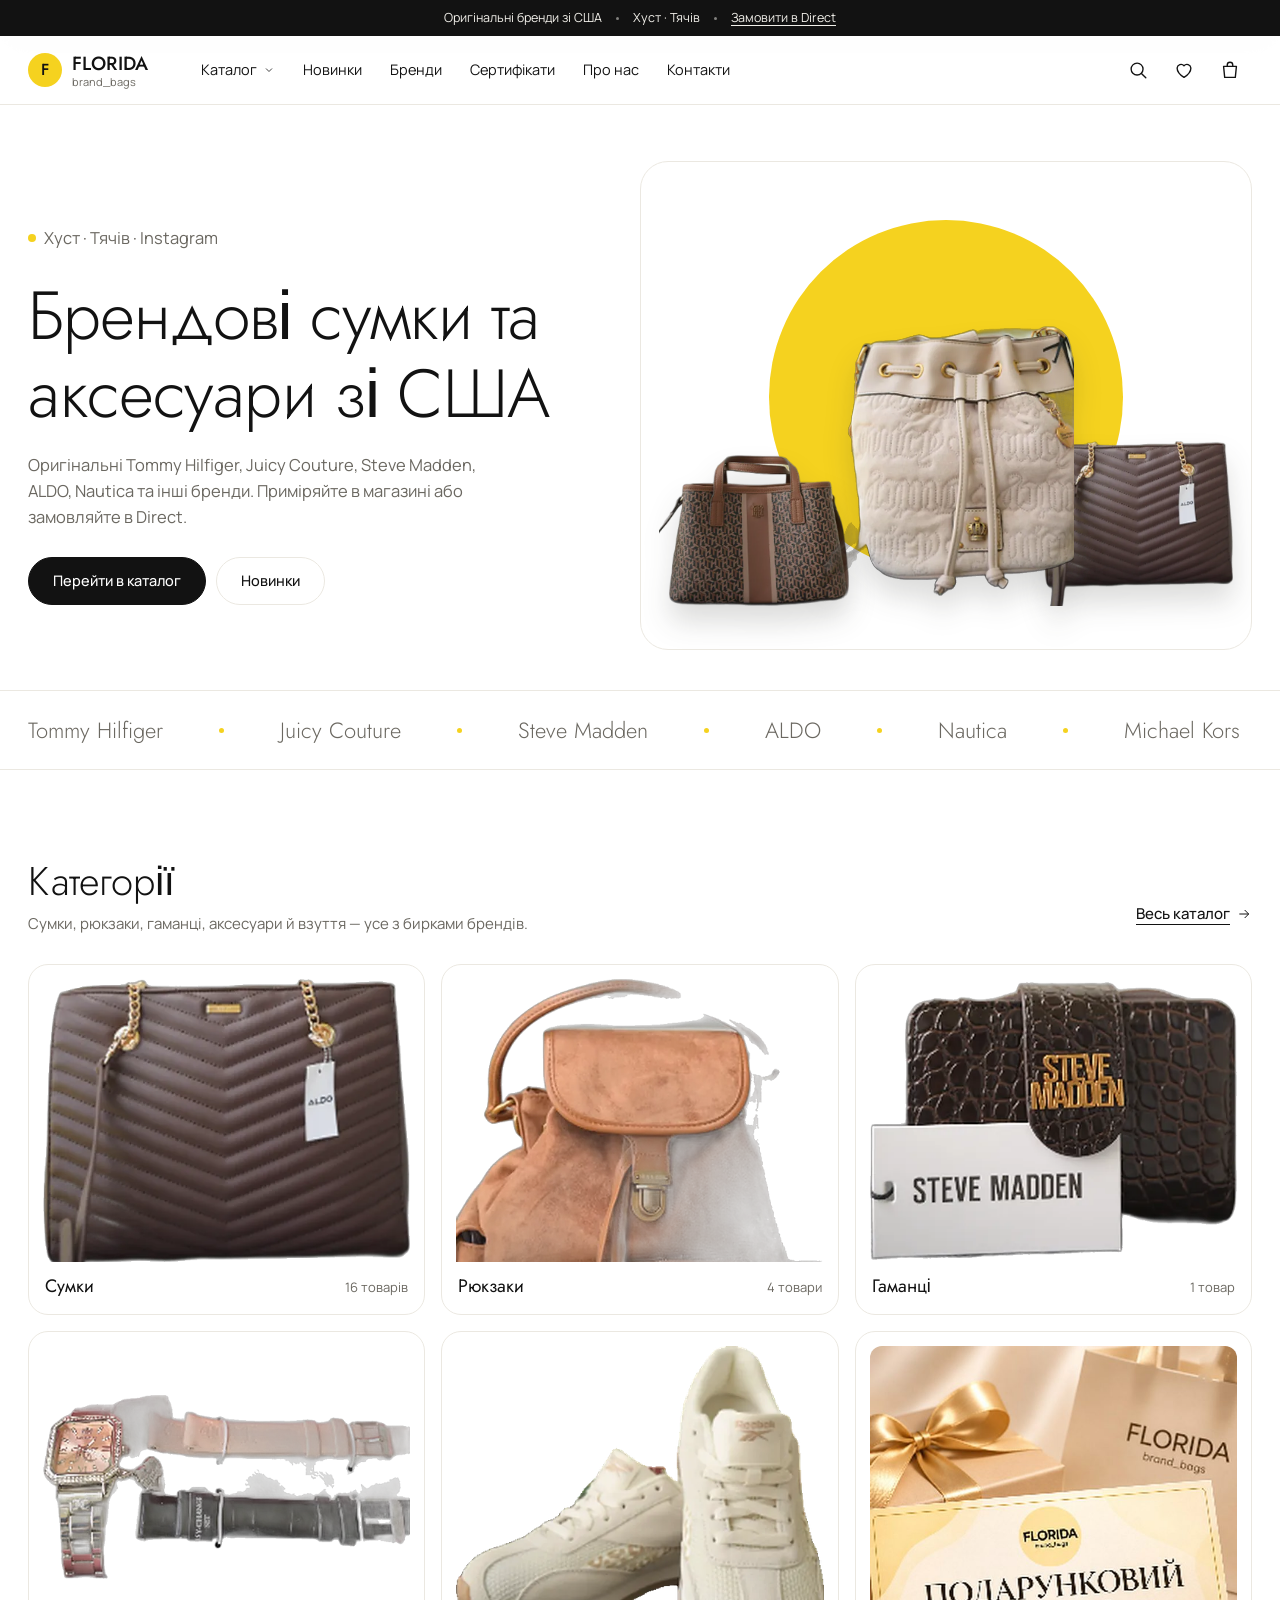
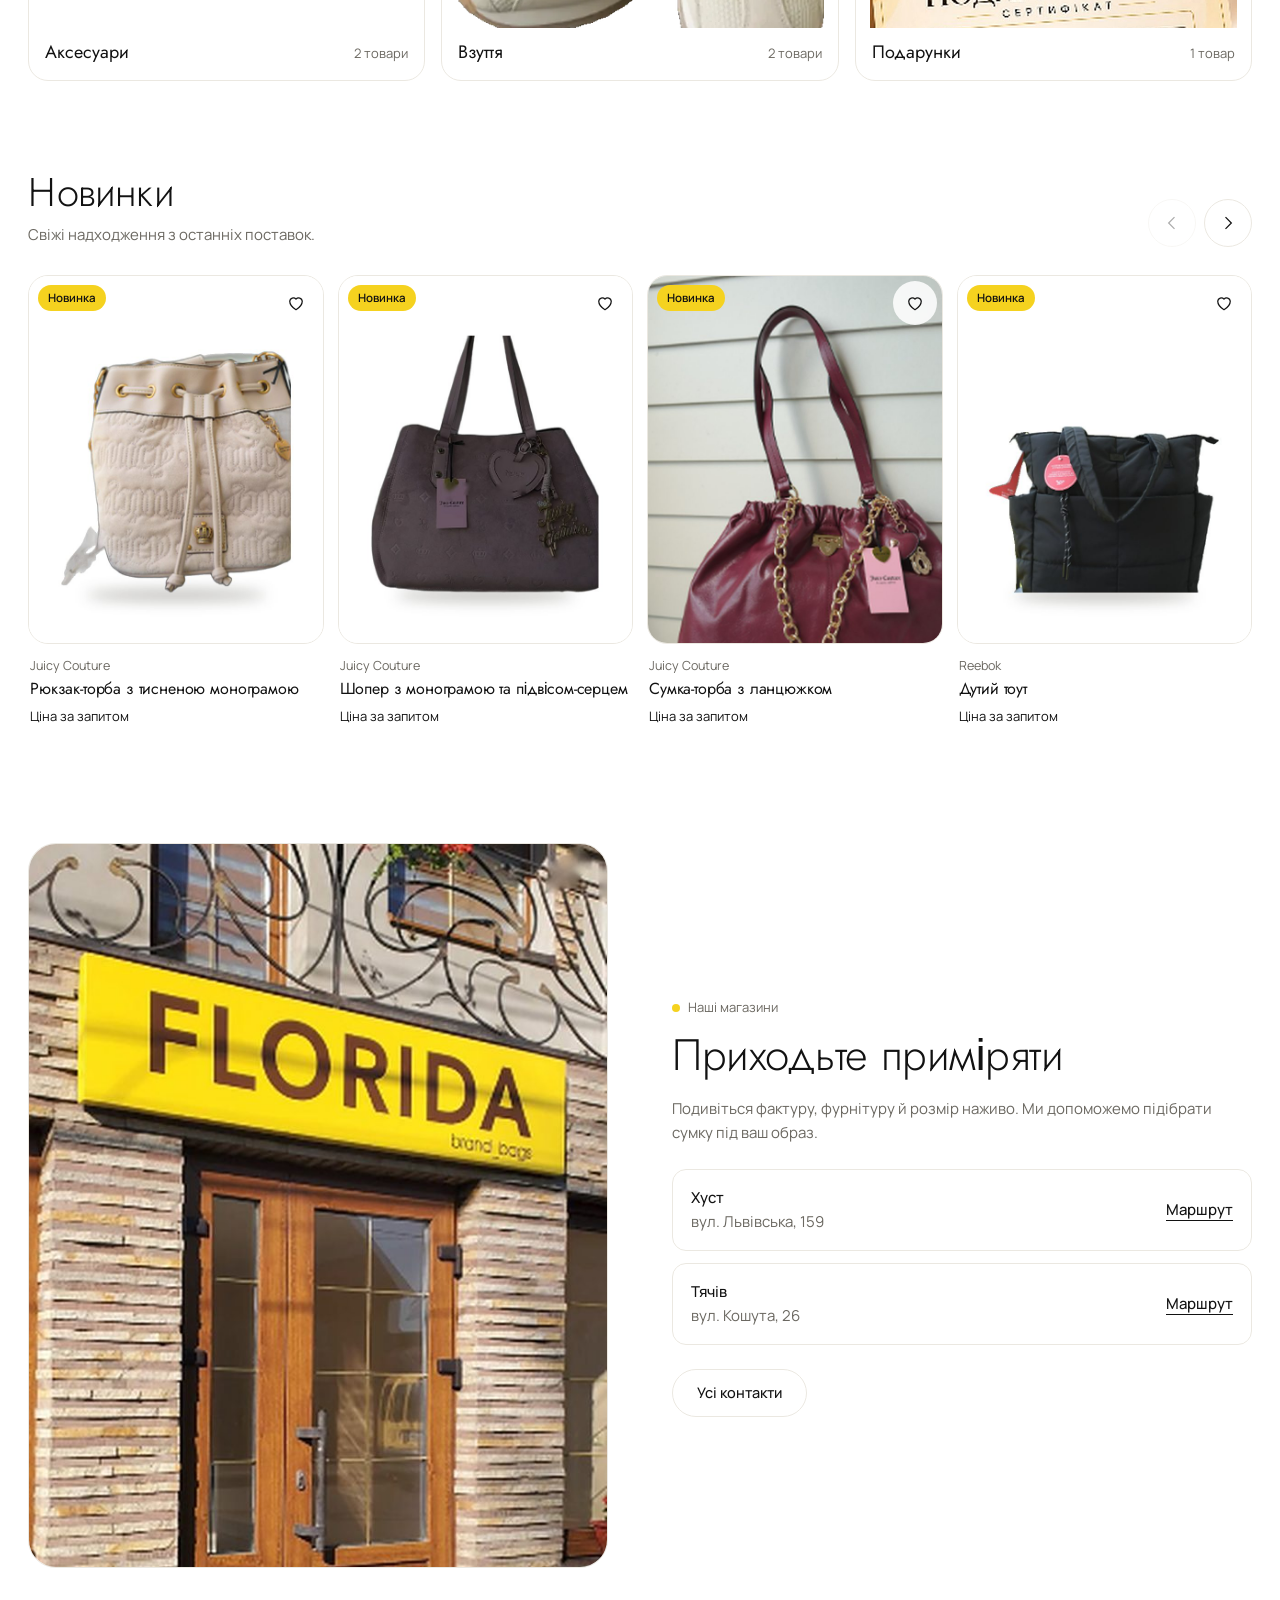
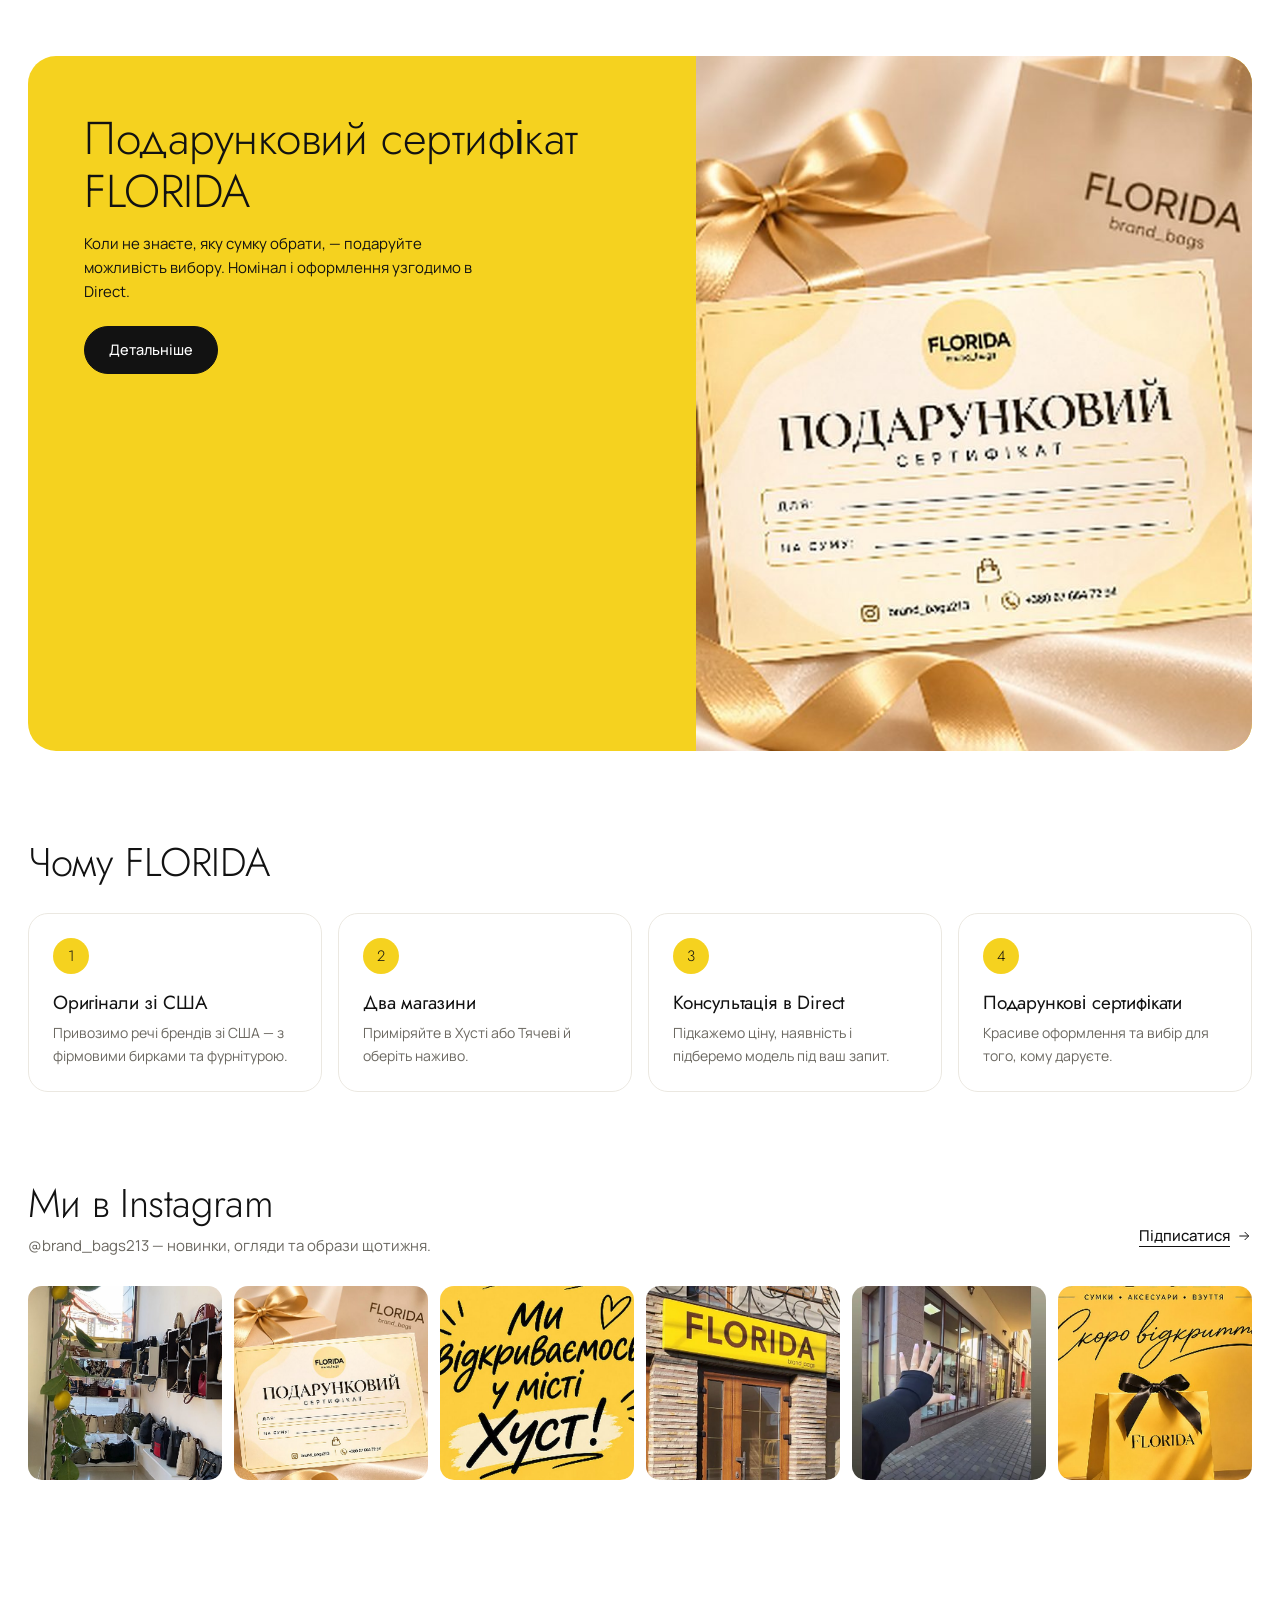
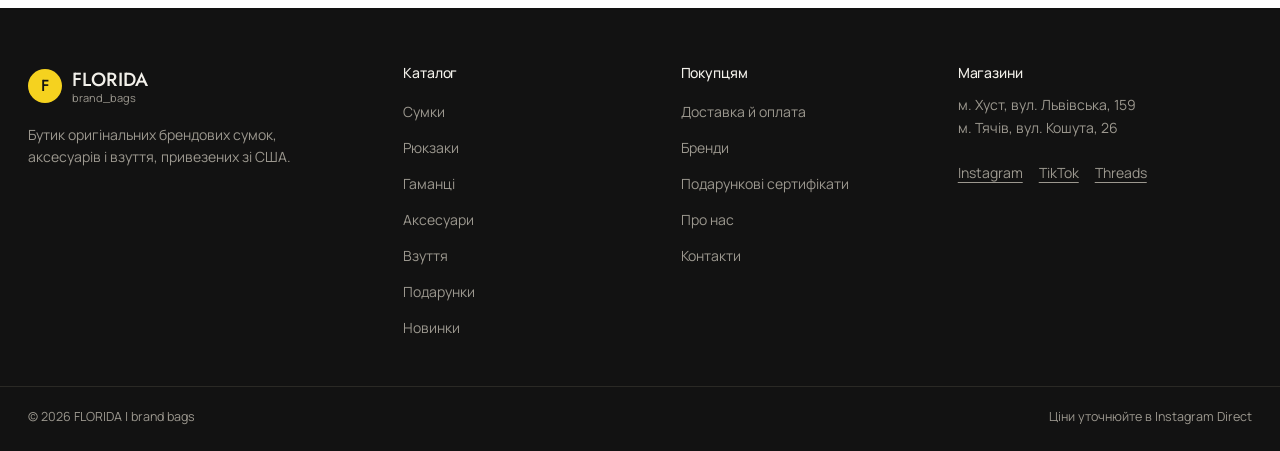
<file: florida/index.html>
<!doctype html>
<html lang="uk">
<head>
<meta charset="utf-8">
<meta name="viewport" content="width=device-width, initial-scale=1">
<title>FLORIDA | brand bags — брендові сумки та аксесуари зі США</title>
<meta name="description" content="FLORIDA — бутик оригінальних брендових сумок, аксесуарів і взуття зі США. Магазини в Хусті та Тячеві. Замовлення в Instagram Direct.">
<meta name="theme-color" content="#FFFFFF" media="(prefers-color-scheme: light)">
<meta name="theme-color" content="#121212" media="(prefers-color-scheme: dark)">
<meta name="color-scheme" content="light dark">
<meta property="og:type" content="website">
<meta property="og:site_name" content="FLORIDA | brand bags">
<meta property="og:title" content="FLORIDA | brand bags — брендові сумки та аксесуари зі США">
<meta property="og:description" content="Оригінальні Tommy Hilfiger, Juicy Couture, Steve Madden, ALDO, Nautica та інші. Магазини в Хусті й Тячеві.">
<meta property="og:image" content="img/og.jpg">
<meta property="og:locale" content="uk_UA">
<meta name="twitter:card" content="summary_large_image">
<link rel="icon" href="data:image/svg+xml,%3Csvg xmlns='http://www.w3.org/2000/svg' viewBox='0 0 64 64'%3E%3Ccircle cx='32' cy='32' r='32' fill='%23F5D21F'/%3E%3Ctext x='32' y='41' font-family='Arial,sans-serif' font-size='26' font-weight='600' text-anchor='middle' fill='%23121212'%3EF%3C/text%3E%3C/svg%3E">
<link rel="preconnect" href="https://fonts.googleapis.com">
<link rel="preconnect" href="https://fonts.gstatic.com" crossorigin>
<link rel="stylesheet" href="https://fonts.googleapis.com/css2?family=Jost:wght@300;400;500&family=Manrope:wght@400;500;600&display=swap">
<link rel="stylesheet" href="css/style.css">
</head>
<body>
<a class="skip" href="#main">Перейти до вмісту</a>

<div class="topbar">
  <div class="wrap topbar__in">
    <span>Оригінальні бренди зі США</span>
    <span class="topbar__sep" aria-hidden="true"></span>
    <span class="hide-sm">Хуст · Тячів</span>
    <span class="topbar__sep hide-sm" aria-hidden="true"></span>
    <a href="https://ig.me/m/brand_bags213" target="_blank" rel="noopener">Замовити в Direct</a>
  </div>
</div>

<header class="header" id="header">
  <div class="wrap header__in">
    <button class="icon-btn burger" type="button" aria-label="Відкрити меню" aria-controls="menuDrawer" aria-expanded="false" data-open="menuDrawer">
      <svg width="22" height="22" viewBox="0 0 24 24" aria-hidden="true"><path d="M3 7h18M3 12h18M3 17h18" stroke="currentColor" stroke-width="1.5" fill="none" stroke-linecap="round"/></svg>
    </button>

    <a class="logo" href="#" aria-label="FLORIDA brand_bags — на головну">
      <span class="logo__disc" aria-hidden="true"></span>
      <span class="logo__text"><b>FLORIDA</b><small>brand_bags</small></span>
    </a>

    <nav class="nav" aria-label="Основна навігація">
      <div class="nav__item nav__item--mega">
        <button class="nav__link" type="button" id="megaBtn" aria-expanded="false" aria-controls="mega">Каталог
          <svg width="12" height="12" viewBox="0 0 24 24" aria-hidden="true"><path d="M6 9l6 6 6-6" stroke="currentColor" stroke-width="1.6" fill="none"/></svg>
        </button>
        <div class="mega" id="mega" hidden>
          <div class="wrap mega__in" id="megaInner"></div>
        </div>
      </div>
      <a class="nav__link" href="#new">Новинки</a>
      <a class="nav__link" href="#brands">Бренди</a>
      <a class="nav__link" href="#gifts-certificates">Сертифікати</a>
      <a class="nav__link" href="#about">Про нас</a>
      <a class="nav__link" href="#contacts">Контакти</a>
    </nav>

    <div class="header__icons">
      <button class="icon-btn" type="button" aria-label="Пошук" aria-controls="searchDrawer" aria-expanded="false" data-open="searchDrawer">
        <svg width="22" height="22" viewBox="0 0 24 24" aria-hidden="true"><circle cx="11" cy="11" r="6.5" stroke="currentColor" stroke-width="1.5" fill="none"/><path d="M16 16l4.5 4.5" stroke="currentColor" stroke-width="1.5" stroke-linecap="round"/></svg>
      </button>
      <a class="icon-btn" href="#favorites" aria-label="Обране">
        <svg width="22" height="22" viewBox="0 0 24 24" aria-hidden="true"><path d="M12 20s-7.5-4.6-7.5-10.2A4.3 4.3 0 0 1 12 7.3a4.3 4.3 0 0 1 7.5 2.5C19.5 15.4 12 20 12 20z" stroke="currentColor" stroke-width="1.5" fill="none" stroke-linejoin="round"/></svg>
        <span class="badge" id="favCount" hidden>0</span>
      </a>
      <a class="icon-btn" href="#cart" aria-label="Кошик">
        <svg width="22" height="22" viewBox="0 0 24 24" aria-hidden="true"><path d="M5 8h14l-1.2 12H6.2z" stroke="currentColor" stroke-width="1.5" fill="none" stroke-linejoin="round"/><path d="M9 8V6.5a3 3 0 0 1 6 0V8" stroke="currentColor" stroke-width="1.5" fill="none"/></svg>
        <span class="badge" id="cartCount" hidden>0</span>
      </a>
    </div>
  </div>
</header>

<main id="main" tabindex="-1">
  <div id="app" class="page"></div>
</main>

<footer class="footer">
  <div class="wrap footer__grid">
    <div>
      <a class="logo logo--footer" href="#" aria-label="FLORIDA brand_bags — на головну">
        <span class="logo__disc" aria-hidden="true"></span>
        <span class="logo__text"><b>FLORIDA</b><small>brand_bags</small></span>
      </a>
      <p class="footer__about">Бутик оригінальних брендових сумок, аксесуарів і взуття, привезених зі США.</p>
    </div>
    <div>
      <h2 class="footer__h">Каталог</h2>
      <ul class="footer__list" id="footerCats"></ul>
    </div>
    <div>
      <h2 class="footer__h">Покупцям</h2>
      <ul class="footer__list">
        <li><a href="#delivery">Доставка й оплата</a></li>
        <li><a href="#brands">Бренди</a></li>
        <li><a href="#gifts-certificates">Подарункові сертифікати</a></li>
        <li><a href="#about">Про нас</a></li>
        <li><a href="#contacts">Контакти</a></li>
      </ul>
    </div>
    <div>
      <h2 class="footer__h">Магазини</h2>
      <ul class="footer__list">
        <li>м. Хуст, вул. Львівська, 159</li>
        <li>м. Тячів, вул. Кошута, 26</li>
      </ul>
      <ul class="footer__social">
        <li><a href="https://www.instagram.com/brand_bags213/" target="_blank" rel="noopener">Instagram</a></li>
        <li><a href="https://www.tiktok.com/@brand_bags37" target="_blank" rel="noopener">TikTok</a></li>
        <li><a href="https://www.threads.net/@brand_bags213" target="_blank" rel="noopener">Threads</a></li>
      </ul>
    </div>
  </div>
  <div class="wrap footer__bottom">
    <span>© <span id="year"></span> FLORIDA | brand bags</span>
    <span>Ціни уточнюйте в Instagram Direct</span>
  </div>
</footer>

<!-- Пошук -->
<div class="drawer drawer--top" id="searchDrawer" role="dialog" aria-modal="true" aria-label="Пошук" hidden>
  <div class="drawer__backdrop" data-close></div>
  <div class="drawer__panel">
    <div class="wrap search">
      <div class="search__row">
        <label class="sr" for="searchInput">Пошук товарів</label>
        <svg width="22" height="22" viewBox="0 0 24 24" aria-hidden="true"><circle cx="11" cy="11" r="6.5" stroke="currentColor" stroke-width="1.5" fill="none"/><path d="M16 16l4.5 4.5" stroke="currentColor" stroke-width="1.5" stroke-linecap="round"/></svg>
        <input id="searchInput" type="search" placeholder="Бренд, модель або категорія" autocomplete="off" aria-describedby="searchHint">
        <button class="icon-btn" type="button" data-close aria-label="Закрити пошук">
          <svg width="22" height="22" viewBox="0 0 24 24" aria-hidden="true"><path d="M6 6l12 12M18 6L6 18" stroke="currentColor" stroke-width="1.5" stroke-linecap="round"/></svg>
        </button>
      </div>
      <p class="search__hint" id="searchHint">Enter відкриває перший результат</p>
      <div class="chips" id="searchChips"></div>
      <div class="search__results" id="searchResults" aria-live="polite"></div>
    </div>
  </div>
</div>

<!-- Мобільне меню -->
<div class="drawer drawer--left" id="menuDrawer" role="dialog" aria-modal="true" aria-label="Меню" hidden>
  <div class="drawer__backdrop" data-close></div>
  <div class="drawer__panel">
    <div class="drawer__head">
      <span class="drawer__title">Меню</span>
      <button class="icon-btn" type="button" data-close aria-label="Закрити меню">
        <svg width="22" height="22" viewBox="0 0 24 24" aria-hidden="true"><path d="M6 6l12 12M18 6L6 18" stroke="currentColor" stroke-width="1.5" stroke-linecap="round"/></svg>
      </button>
    </div>
    <nav class="mnav" id="mobileNav" aria-label="Мобільна навігація"></nav>
  </div>
</div>

<!-- Збільшене фото -->
<div class="lightbox" id="lightbox" role="dialog" aria-modal="true" aria-label="Збільшене фото" hidden>
  <button class="icon-btn lightbox__close" type="button" data-close aria-label="Закрити">
    <svg width="24" height="24" viewBox="0 0 24 24" aria-hidden="true"><path d="M6 6l12 12M18 6L6 18" stroke="currentColor" stroke-width="1.5" stroke-linecap="round"/></svg>
  </button>
  <button class="icon-btn lightbox__nav lightbox__prev" type="button" aria-label="Попереднє фото">
    <svg width="24" height="24" viewBox="0 0 24 24" aria-hidden="true"><path d="M15 5l-7 7 7 7" stroke="currentColor" stroke-width="1.5" fill="none"/></svg>
  </button>
  <img id="lightboxImg" alt="" width="640" height="800">
  <button class="icon-btn lightbox__nav lightbox__next" type="button" aria-label="Наступне фото">
    <svg width="24" height="24" viewBox="0 0 24 24" aria-hidden="true"><path d="M9 5l7 7-7 7" stroke="currentColor" stroke-width="1.5" fill="none"/></svg>
  </button>
</div>

<div class="toast" id="toast" role="status" aria-live="polite"></div>

<script src="js/products.js"></script>
<script src="js/app.js"></script>
</body>
</html>
</file>
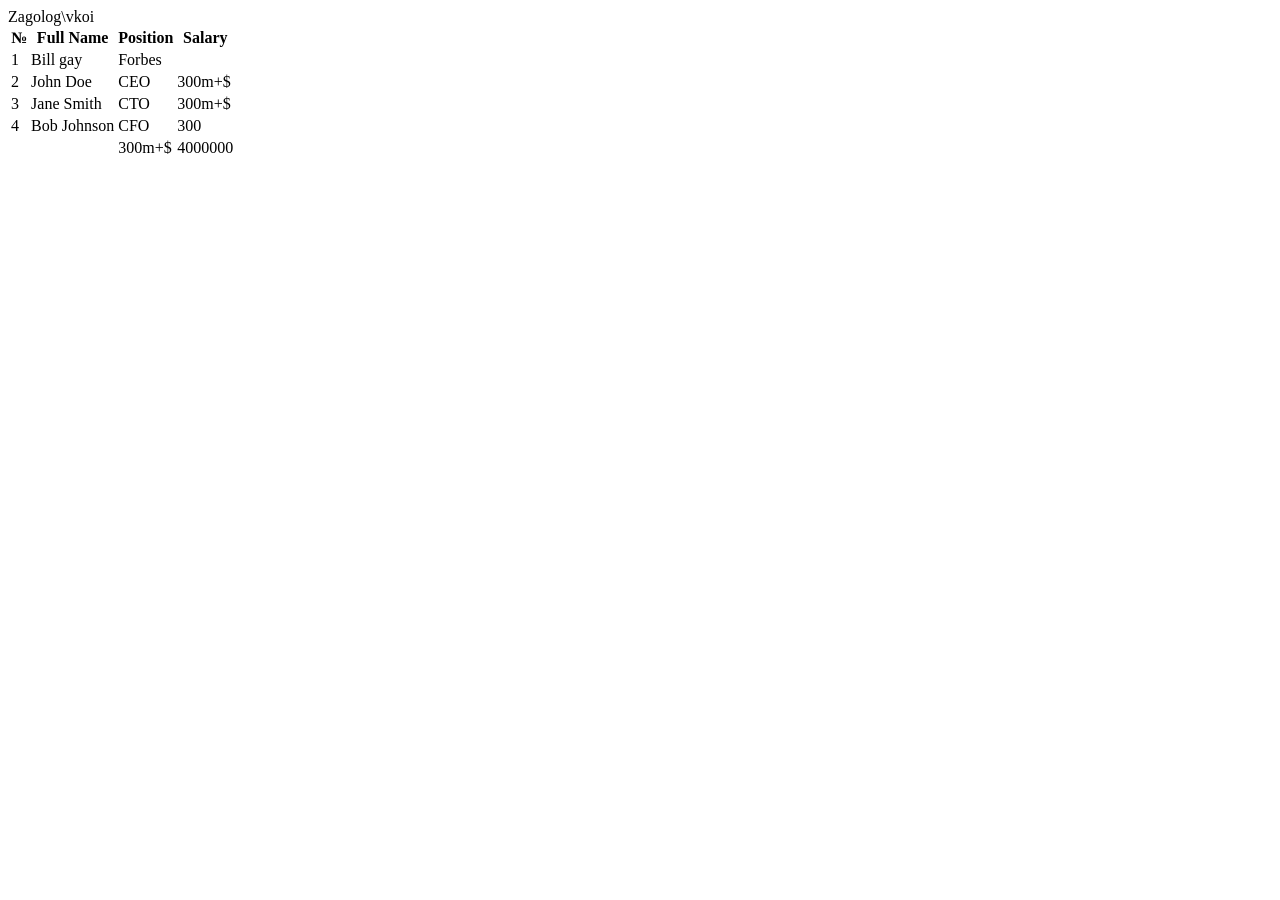
<file: GENIUS/testhtmlpage.html>
<!doctype html>
<html lang="en">

<head>
    <meta charset="UTF-8">
    <meta name="viewport" content="width=device-width, initial-scale=1.0">
    <title>test html page</title>
</head>
<main>
    <caption>Zagolog\vkoi</caption>
    <table>
        <thead>
            <tr>
                <th>№</th>
                <th>Full Name</th>
                <th>Position</th>
                <th>Salary</th>
            </tr>
        <tbody>
            <tr>
                <td>1</td>
                <td>Bill gay</td>
                <td>Forbes</td>
                <td colspan="1"></td>
            </tr>
            <tr>
                <td>2</td>
                <td>John Doe</td>
                <td>CEO</td>
                <td colspan="1">300m+$</td>
            </tr>
            <tr>
                <td>3</td>
                <td>Jane Smith</td>
                <td>CTO</td>
                <td colspan="1">300m+$</td>
            </tr>
            <tr>
                <td>4</td>
                <td>Bob Johnson</td>
                <td>CFO</td>
                <td>300</td>
            </tr>


        </tbody>
        </thead>
        <tfoot>
            <td></td>
            <td></td>
            <td colspan="1">300m+$</td>
            <td rowspan="3">4000000</td>
        </tfoot>
    </table>
</main>
</file>
<file: florida/css/style.css>
/* FLORIDA | brand bags — стилі */
:root {
  --bg: #FFFFFF;
  --bg-soft: #F7F6F3;
  --text: #121212;
  --muted: #6B6861;
  --line: #EBE8E1;
  --accent: #F5D21F;
  --on-accent: #121212;
  --pad: #FFFFFF;            /* підкладка під фото товарів — завжди біла */
  --header-bg: rgba(255, 255, 255, .78);
  --footer-bg: #121212;
  --footer-text: #F2F0EA;
  --footer-muted: #9C988F;
  --r-sm: 14px;
  --r-md: 20px;
  --r-lg: 28px;
  --wrap: 1280px;
  --gutter: 16px;
  --ease: cubic-bezier(.22, .61, .36, 1);
  --f-head: 'Jost', 'Helvetica Neue', Helvetica, Arial, sans-serif;
  --f-body: 'Manrope', 'Helvetica Neue', Helvetica, Arial, sans-serif;
  color-scheme: light;
}
@media (prefers-color-scheme: dark) {
  :root {
    --bg: #111110;
    --bg-soft: #1A1A18;
    --text: #F2F0EA;
    --muted: #A3A097;
    --line: #2C2B28;
    --header-bg: rgba(17, 17, 16, .78);
    --footer-bg: #0A0A09;
    color-scheme: dark;
  }
}
@media (min-width: 768px) { :root { --gutter: 28px; } }

*, *::before, *::after { box-sizing: border-box; }
[hidden] { display: none !important; }
html { -webkit-text-size-adjust: 100%; scroll-padding-top: 90px; }
body {
  margin: 0; background: var(--bg); color: var(--text);
  font: 400 15px/1.6 var(--f-body);
  -webkit-font-smoothing: antialiased; overflow-x: hidden;
}
img { max-width: 100%; height: auto; display: block; }
a { color: inherit; text-decoration: none; }
button, input, select, textarea { font: inherit; color: inherit; }
button { cursor: pointer; }
h1, h2, h3, h4 { font-family: var(--f-head); font-weight: 400; line-height: 1.15; margin: 0; letter-spacing: -.01em; }
p { margin: 0; }
ul { margin: 0; padding: 0; list-style: none; }
:focus-visible { outline: 2px solid var(--text); outline-offset: 3px; border-radius: 6px; }
.sr { position: absolute; width: 1px; height: 1px; overflow: hidden; clip: rect(0 0 0 0); white-space: nowrap; }
.skip { position: absolute; left: 12px; top: -60px; z-index: 100; background: var(--accent); color: var(--on-accent); padding: 10px 16px; border-radius: 10px; }
.skip:focus { top: 12px; }
.wrap { width: 100%; max-width: var(--wrap); margin: 0 auto; padding: 0 var(--gutter); }
.hide-sm { display: none; }
@media (min-width: 600px) { .hide-sm { display: inline; } }
.muted { color: var(--muted); }

/* ---------- Плашка ---------- */
.topbar { background: #121212; color: #F2F0EA; font-size: 12.5px; }
.topbar__in { display: flex; align-items: center; justify-content: center; gap: 14px; min-height: 36px; flex-wrap: wrap; }
.topbar a { text-decoration: underline; text-underline-offset: 3px; padding: 8px 0; }
.topbar__sep { width: 3px; height: 3px; border-radius: 50%; background: currentColor; opacity: .5; }

/* ---------- Шапка ---------- */
.header { position: sticky; top: 0; z-index: 40; background: var(--header-bg); -webkit-backdrop-filter: saturate(160%) blur(16px); backdrop-filter: saturate(160%) blur(16px); border-bottom: 1px solid var(--line); }
.header__in { display: flex; align-items: center; gap: 12px; min-height: 68px; }
.logo { display: inline-flex; align-items: center; gap: 10px; min-height: 44px; }
.logo__disc { width: 34px; height: 34px; border-radius: 50%; background: var(--accent); position: relative; flex: none; }
.logo__disc::after { content: 'F'; position: absolute; inset: 0; display: grid; place-items: center; font: 500 16px/1 var(--f-head); color: #121212; }
.logo__text { display: flex; flex-direction: column; line-height: 1; }
.logo__text b { font: 500 19px/1 var(--f-head); letter-spacing: .02em; }
.logo__text small { font-size: 11px; color: var(--muted); margin-top: 3px; }
.nav { display: none; align-items: center; gap: 4px; margin-left: 28px; }
.nav__link { display: inline-flex; align-items: center; gap: 6px; min-height: 44px; padding: 0 12px; border: 0; background: none; font-size: 14.5px; border-radius: 999px; transition: background-color .2s; }
.nav__link:hover, .nav__link[aria-current="page"] { background: var(--bg-soft); }
.nav__link svg { transition: transform .25s var(--ease); }
.nav__link[aria-expanded="true"] svg { transform: rotate(180deg); }
.header__icons { margin-left: auto; display: flex; align-items: center; gap: 2px; }
.icon-btn { position: relative; display: inline-grid; place-items: center; width: 44px; height: 44px; border-radius: 50%; border: 0; background: none; color: inherit; transition: background-color .2s; }
.icon-btn:hover { background: var(--bg-soft); }
.badge { position: absolute; top: 4px; right: 2px; min-width: 18px; height: 18px; padding: 0 5px; border-radius: 999px; background: var(--accent); color: var(--on-accent); font-size: 11px; font-weight: 600; line-height: 18px; text-align: center; }
.badge.pop { animation: pop .4s var(--ease); }
@keyframes pop { 50% { transform: scale(1.35); } }
@media (min-width: 1024px) { .nav { display: flex; } .burger { display: none; } }

/* Мегаменю */
.nav__item--mega { position: static; }
.mega { position: absolute; left: 0; right: 0; top: 100%; background: var(--bg); border-bottom: 1px solid var(--line); opacity: 0; transform: translateY(-6px); transition: opacity .25s var(--ease), transform .25s var(--ease); }
.mega.open { opacity: 1; transform: none; }
.mega__in { display: grid; grid-template-columns: repeat(4, 1fr) 1.2fr; gap: 28px; padding-top: 28px; padding-bottom: 32px; }
.mega__col h3 { font-size: 17px; margin-bottom: 10px; }
.mega__col h3 a:hover { text-decoration: underline; text-underline-offset: 4px; }
.mega__col li a { display: block; padding: 5px 0; color: var(--muted); font-size: 14px; }
.mega__col li a:hover { color: var(--text); }
.mega__promo { grid-row: span 2; grid-column: 5; background: var(--accent); color: var(--on-accent); border-radius: var(--r-lg); padding: 24px; display: flex; flex-direction: column; justify-content: space-between; min-height: 220px; overflow: hidden; position: relative; }
.mega__promo h3 { font-size: 28px; font-weight: 300; }
.mega__promo img { position: absolute; right: -10px; bottom: -10px; width: 55%; }
.mega__promo .link { position: relative; z-index: 1; }

/* ---------- Кнопки ---------- */
.btn { display: inline-flex; align-items: center; justify-content: center; gap: 8px; min-height: 48px; padding: 0 24px; border-radius: 999px; border: 1px solid var(--text); background: var(--text); color: var(--bg); font-weight: 500; font-size: 14.5px; transition: transform .2s var(--ease), opacity .2s; text-align: center; }
.btn:hover { opacity: .88; }
.btn:active { transform: scale(.98); }
.btn--ghost { background: transparent; color: var(--text); border-color: var(--line); }
.btn--ghost:hover { border-color: var(--text); opacity: 1; }
.btn--accent { background: var(--accent); color: var(--on-accent); border-color: var(--accent); }
.btn--block { width: 100%; }
.btn[aria-pressed="true"] { background: var(--accent); border-color: var(--accent); color: var(--on-accent); }
.link { display: inline-flex; align-items: center; gap: 6px; min-height: 44px; font-weight: 500; text-decoration: underline; text-underline-offset: 5px; text-decoration-thickness: 1px; }

/* ---------- Сторінка, анімації ---------- */
.page { min-height: 100vh; min-height: 100svh; }
.page.enter { animation: pageIn .45s var(--ease) both; }
@keyframes pageIn { from { opacity: 0; transform: translateY(10px); } to { opacity: 1; transform: none; } }
.reveal { opacity: 0; transform: translateY(18px); transition: opacity .7s var(--ease), transform .7s var(--ease); }
.reveal.in { opacity: 1; transform: none; }
.section { padding: 56px 0; }
@media (min-width: 900px) { .section { padding: 88px 0; } }
.section__head { display: flex; align-items: flex-end; justify-content: space-between; gap: 16px; margin-bottom: 28px; flex-wrap: wrap; }
.section__title { font-size: clamp(26px, 4vw, 40px); font-weight: 300; }
.section__sub { color: var(--muted); margin-top: 8px; max-width: 520px; }
.eyebrow { font-size: 13px; color: var(--muted); margin-bottom: 12px; display: inline-flex; align-items: center; gap: 8px; }
.eyebrow::before { content: ''; width: 8px; height: 8px; border-radius: 50%; background: var(--accent); }

/* ---------- Герой ---------- */
.hero { padding: 32px 0 24px; }
.hero__grid { display: grid; gap: 28px; align-items: center; }
.hero h1 { font-size: clamp(36px, 7vw, 68px); font-weight: 300; letter-spacing: -.02em; }
.hero p { color: var(--muted); font-size: 16.5px; margin: 18px 0 26px; max-width: 460px; }
.hero__actions { display: flex; gap: 10px; flex-wrap: wrap; }
.hero__stage { position: relative; aspect-ratio: 5 / 4; border-radius: var(--r-lg); background: var(--pad); border: 1px solid var(--line); overflow: hidden; }
.hero__disc { position: absolute; width: 58%; aspect-ratio: 1; left: 21%; top: 12%; border-radius: 50%; background: var(--accent); opacity: 0; transform: scale(.85); animation: discIn 1s .9s var(--ease) forwards; }
.hero__bag { position: absolute; bottom: 9%; opacity: 0; transform: translateY(40px); animation: bagUp .9s var(--ease) forwards; filter: drop-shadow(0 18px 14px rgba(40, 36, 30, .16)); }
.hero__bag--l { left: 3%; width: 31%; animation-delay: .15s; }
.hero__bag--c { left: 29%; width: 42%; bottom: 11%; animation-delay: .4s; z-index: 2; }
.hero__bag--r { right: 3%; width: 31%; animation-delay: .65s; }
@keyframes bagUp { to { opacity: 1; transform: none; } }
@keyframes discIn { to { opacity: 1; transform: none; } }
@media (min-width: 900px) { .hero { padding: 56px 0 40px; } .hero__grid { grid-template-columns: 1fr 1.1fr; gap: 56px; } }

/* ---------- Бігуча стрічка ---------- */
.marquee { border-top: 1px solid var(--line); border-bottom: 1px solid var(--line); overflow: hidden; padding: 18px 0; }
.marquee__track { display: flex; width: max-content; animation: marquee 48s linear infinite; }
.marquee:hover .marquee__track, .marquee:focus-within .marquee__track { animation-play-state: paused; }
.marquee__track a { font: 300 22px/1 var(--f-head); padding: 10px 28px; white-space: nowrap; color: var(--muted); transition: color .2s; display: inline-flex; align-items: center; gap: 28px; }
.marquee__track a::after { content: ''; width: 5px; height: 5px; border-radius: 50%; background: var(--accent); margin-left: 28px; }
.marquee__track a:hover { color: var(--text); }
@keyframes marquee { to { transform: translateX(-50%); } }

/* ---------- Плитки категорій ---------- */
.cats { display: grid; grid-template-columns: repeat(2, 1fr); gap: 12px; }
@media (min-width: 768px) { .cats { grid-template-columns: repeat(3, 1fr); gap: 16px; } }
.cat { position: relative; display: block; border: 1px solid var(--line); border-radius: var(--r-md); overflow: hidden; background: var(--pad); color: #121212; }
.cat__img { aspect-ratio: 4 / 3; display: grid; place-items: center; padding: 14px 14px 0; }
.cat__img { overflow: hidden; }
.cat__img img { width: 100%; height: 100%; object-fit: contain; transition: transform .6s var(--ease); }
.cat__img img.cover { width: 100%; height: 100%; object-fit: cover; border-radius: 12px; }
.cat:hover .cat__img img { transform: scale(1.05); }
.cat__meta { display: flex; justify-content: space-between; align-items: baseline; padding: 14px 16px 16px; gap: 8px; }
.cat__name { font: 400 18px/1.2 var(--f-head); }
.cat__count { font-size: 13px; color: #6B6861; }

/* ---------- Картка товару ---------- */
.grid { display: grid; grid-template-columns: repeat(2, minmax(0, 1fr)); gap: 24px 12px; }
@media (min-width: 768px) { .grid { grid-template-columns: repeat(3, minmax(0, 1fr)); gap: 32px 18px; } }
@media (min-width: 1200px) { .grid--4 { grid-template-columns: repeat(4, minmax(0, 1fr)); } }
.card { position: relative; min-width: 0; }
.card__media { position: relative; display: block; aspect-ratio: 4 / 5; border-radius: var(--r-md); overflow: hidden; background: var(--pad); border: 1px solid var(--line); }
.card__media img { position: absolute; inset: 0; width: 100%; height: 100%; object-fit: cover; transition: opacity .55s var(--ease), transform .8s var(--ease); }
.card__media .alt { opacity: 0; }
@media (hover: hover) {
  .card:hover .card__media .alt { opacity: 1; transform: scale(1.04); }
  .card:hover .card__media .main.has-alt { opacity: 0; }
  .card:hover .card__media .main:not(.has-alt) { transform: scale(1.04); }
}
.tag { position: absolute; left: 10px; top: 10px; z-index: 2; background: var(--accent); color: var(--on-accent); font-size: 11.5px; font-weight: 600; padding: 4px 10px; border-radius: 999px; }
.fav-btn { position: absolute; right: 6px; top: 6px; z-index: 2; width: 44px; height: 44px; border-radius: 50%; border: 0; background: rgba(255, 255, 255, .85); color: #121212; display: grid; place-items: center; transition: transform .2s var(--ease); }
.fav-btn:active { transform: scale(.9); }
.fav-btn[aria-pressed="true"] svg path { fill: #121212; }
.card__body { padding: 12px 2px 0; }
.card__brand { font-size: 12.5px; color: var(--muted); }
.card__brand a:hover { color: var(--text); }
.card__name { font: 400 16px/1.3 var(--f-head); margin: 3px 0 6px; }
.card__name a::after { content: ''; position: absolute; inset: 0; z-index: 1; }
.card__price { font-size: 13px; }
.card__dots { display: flex; gap: 5px; margin-top: 8px; }
.dot { width: 12px; height: 12px; border-radius: 50%; border: 1px solid rgba(0, 0, 0, .15); display: inline-block; }

/* Стрічка новинок */
.rail { display: grid; grid-auto-flow: column; grid-auto-columns: 72%; gap: 14px; overflow-x: auto; scroll-snap-type: x mandatory; scrollbar-width: none; padding-bottom: 4px; overscroll-behavior-x: contain; }
.rail::-webkit-scrollbar { display: none; }
.rail > * { scroll-snap-align: start; }
@media (min-width: 600px) { .rail { grid-auto-columns: 40%; } }
@media (min-width: 1000px) { .rail { grid-auto-columns: calc((100% - 42px) / 4); } }
.rail-nav { display: flex; gap: 8px; }
.round-btn { width: 48px; height: 48px; border-radius: 50%; border: 1px solid var(--line); background: var(--bg); color: var(--text); display: grid; place-items: center; transition: border-color .2s; }
.round-btn:hover { border-color: var(--text); }
.round-btn:disabled { opacity: .35; cursor: default; }

/* Блок магазину */
.split { display: grid; gap: 24px; align-items: center; }
@media (min-width: 900px) { .split { grid-template-columns: 1fr 1fr; gap: 64px; } }
.split__img { border-radius: var(--r-lg); overflow: hidden; border: 1px solid var(--line); aspect-ratio: 4 / 5; }
.split__img img { width: 100%; height: 100%; object-fit: cover; }
.split h2 { font-size: clamp(28px, 4vw, 44px); font-weight: 300; margin-bottom: 16px; }
.stores { display: grid; gap: 12px; margin: 24px 0; }
.store-line { display: flex; gap: 14px; padding: 16px 18px; border: 1px solid var(--line); border-radius: var(--r-sm); align-items: center; justify-content: space-between; flex-wrap: wrap; }
.store-line b { font-weight: 500; display: block; }

/* Банер сертифіката */
.cert { background: var(--accent); color: var(--on-accent); border-radius: var(--r-lg); display: grid; overflow: hidden; }
.cert__text { padding: 32px 24px; }
.cert h2 { font-size: clamp(28px, 4.5vw, 46px); font-weight: 300; }
.cert p { margin: 14px 0 22px; max-width: 420px; }
.cert .btn { background: #121212; color: #fff; border-color: #121212; }
.cert__img { min-height: 220px; }
.cert__img img { width: 100%; height: 100%; object-fit: cover; }
@media (min-width: 800px) { .cert { grid-template-columns: 1.2fr 1fr; } .cert__text { padding: 56px; } }

/* Чому FLORIDA */
.why { display: grid; gap: 12px; grid-template-columns: 1fr; }
@media (min-width: 600px) { .why { grid-template-columns: repeat(2, 1fr); } }
@media (min-width: 1000px) { .why { grid-template-columns: repeat(4, 1fr); gap: 16px; } }
.why__item { border: 1px solid var(--line); border-radius: var(--r-md); padding: 24px; }
.why__num { font: 300 15px/1 var(--f-head); width: 36px; height: 36px; border-radius: 50%; background: var(--accent); color: var(--on-accent); display: grid; place-items: center; margin-bottom: 18px; }
.why__item h3 { font-size: 19px; margin-bottom: 8px; }
.why__item p { color: var(--muted); font-size: 14px; }

/* Instagram */
.insta { display: grid; grid-template-columns: repeat(3, 1fr); gap: 8px; }
@media (min-width: 900px) { .insta { grid-template-columns: repeat(6, 1fr); gap: 12px; } }
.insta a { display: block; border-radius: var(--r-sm); overflow: hidden; aspect-ratio: 1; position: relative; }
.insta img { width: 100%; height: 100%; object-fit: cover; transition: transform .6s var(--ease); }
.insta a:hover img { transform: scale(1.05); }

/* ---------- Каталог ---------- */
.crumbs { display: flex; flex-wrap: wrap; align-items: center; gap: 6px; font-size: 13px; color: var(--muted); padding-top: 24px; }
.crumbs a { padding: 4px 0; }
.crumbs a:hover { color: var(--text); }
.crumbs span[aria-hidden] { opacity: .6; }
.page-title { font-size: clamp(32px, 5vw, 52px); font-weight: 300; margin: 10px 0 6px; }
.page-lead { color: var(--muted); max-width: 640px; }
.chips { display: flex; gap: 8px; flex-wrap: wrap; }
.chips--scroll { flex-wrap: nowrap; overflow-x: auto; scrollbar-width: none; padding: 2px 0; }
.chips--scroll::-webkit-scrollbar { display: none; }
.chip { display: inline-flex; align-items: center; gap: 8px; min-height: 40px; padding: 0 16px; border: 1px solid var(--line); border-radius: 999px; background: var(--bg); white-space: nowrap; font-size: 14px; transition: border-color .2s, background-color .2s; }
.chip:hover { border-color: var(--text); }
.chip[aria-current="page"], .chip.active { background: var(--text); color: var(--bg); border-color: var(--text); }
.chip small { color: inherit; opacity: .6; font-size: 12px; }
.catalog { display: grid; gap: 32px; padding: 28px 0 80px; }
@media (min-width: 1024px) { .catalog { grid-template-columns: 250px minmax(0, 1fr); gap: 44px; } }
.toolbar { display: flex; align-items: center; gap: 12px; justify-content: space-between; flex-wrap: wrap; margin-bottom: 16px; }
.toolbar__count { color: var(--muted); font-size: 14px; }
.toolbar__right { display: flex; gap: 8px; align-items: center; }
.select { position: relative; }
.select select { appearance: none; -webkit-appearance: none; min-height: 44px; padding: 0 40px 0 16px; border: 1px solid var(--line); border-radius: 999px; background: var(--bg); font-size: 14px; }
.select::after { content: ''; position: absolute; right: 16px; top: 50%; width: 7px; height: 7px; border-right: 1.5px solid currentColor; border-bottom: 1.5px solid currentColor; transform: translateY(-70%) rotate(45deg); pointer-events: none; }
.filters-btn { display: inline-flex; }
@media (min-width: 1024px) { .filters-btn { display: none; } }
.pills { display: flex; flex-wrap: wrap; gap: 8px; margin-bottom: 18px; }
.pill { display: inline-flex; align-items: center; gap: 6px; min-height: 36px; padding: 0 6px 0 14px; border-radius: 999px; background: var(--bg-soft); border: 1px solid var(--line); font-size: 13px; }
.pill button { width: 28px; height: 28px; border-radius: 50%; border: 0; background: none; display: grid; place-items: center; }
.pill button:hover { background: var(--line); }
.pills .link { min-height: 36px; font-size: 13px; }

/* Фільтри */
.filters { display: none; }
@media (min-width: 1024px) { .filters { display: block; position: sticky; top: 92px; align-self: start; max-height: calc(100vh - 110px); overflow: auto; padding-right: 6px; } }
.fgroup { border-bottom: 1px solid var(--line); padding: 16px 0; }
.fgroup:first-child { padding-top: 0; }
.fgroup h3 { font: 500 14px/1.3 var(--f-body); margin-bottom: 10px; }
.fopt { display: flex; align-items: center; gap: 10px; min-height: 36px; font-size: 14px; cursor: pointer; }
.fopt input { width: 18px; height: 18px; accent-color: #121212; margin: 0; }
.fopt small { margin-left: auto; color: var(--muted); }
.fopt.is-off { opacity: .45; }
.swatches { display: flex; flex-wrap: wrap; gap: 8px; }
.swatch { width: 36px; height: 36px; border-radius: 50%; border: 1px solid var(--line); background: var(--bg); padding: 4px; display: grid; place-items: center; }
.swatch span { width: 100%; height: 100%; border-radius: 50%; border: 1px solid rgba(0, 0, 0, .12); }
.swatch[aria-pressed="true"] { border-color: var(--text); box-shadow: inset 0 0 0 1px var(--text); }
.toggle { display: flex; align-items: center; justify-content: space-between; gap: 12px; min-height: 44px; cursor: pointer; font-size: 14px; }
.toggle input { position: absolute; opacity: 0; width: 1px; height: 1px; }
.toggle__ui { width: 44px; height: 26px; border-radius: 999px; background: var(--line); position: relative; transition: background-color .25s; flex: none; }
.toggle__ui::after { content: ''; position: absolute; left: 3px; top: 3px; width: 20px; height: 20px; border-radius: 50%; background: #fff; transition: transform .25s var(--ease); box-shadow: 0 1px 2px rgba(0, 0, 0, .2); }
.toggle input:checked + .toggle__ui { background: var(--accent); }
.toggle input:checked + .toggle__ui::after { transform: translateX(18px); }
.toggle input:focus-visible + .toggle__ui { outline: 2px solid var(--text); outline-offset: 2px; }
.empty { text-align: center; padding: 64px 16px; border: 1px dashed var(--line); border-radius: var(--r-lg); }
.empty h2 { font-size: 26px; font-weight: 300; margin-bottom: 8px; }
.empty p { color: var(--muted); margin-bottom: 20px; }
.empty__icon { width: 64px; height: 64px; border-radius: 50%; background: var(--accent); margin: 0 auto 18px; display: grid; place-items: center; color: #121212; }

/* ---------- Шторки ---------- */
.drawer { position: fixed; inset: 0; z-index: 60; }
.drawer__backdrop { position: absolute; inset: 0; background: rgba(10, 10, 9, .4); opacity: 0; transition: opacity .3s var(--ease); }
.drawer__panel { position: absolute; background: var(--bg); transition: transform .35s var(--ease); overflow: auto; overscroll-behavior: contain; }
.drawer--left .drawer__panel { left: 0; top: 0; bottom: 0; width: min(88vw, 380px); transform: translateX(-100%); border-radius: 0 var(--r-lg) var(--r-lg) 0; }
.drawer--right .drawer__panel { right: 0; top: 0; bottom: 0; width: min(90vw, 380px); transform: translateX(100%); border-radius: var(--r-lg) 0 0 var(--r-lg); display: flex; flex-direction: column; }
.drawer--top .drawer__panel { left: 0; right: 0; top: 0; max-height: 88vh; transform: translateY(-100%); border-radius: 0 0 var(--r-lg) var(--r-lg); padding: 18px 0 28px; }
.drawer.open .drawer__backdrop { opacity: 1; }
.drawer.open .drawer__panel { transform: none; }
.drawer__head { display: flex; align-items: center; justify-content: space-between; padding: 14px 16px 14px 22px; border-bottom: 1px solid var(--line); position: sticky; top: 0; background: var(--bg); z-index: 1; }
.drawer__title { font: 400 20px/1 var(--f-head); }
.drawer__body { padding: 18px 22px; flex: 1; overflow: auto; }
.drawer__foot { padding: 14px 22px 22px; border-top: 1px solid var(--line); display: flex; gap: 10px; }
.drawer__foot .btn { flex: 1; }
body.locked { overflow: hidden; }
.mnav { padding: 8px 22px 32px; }
.mnav > a, .mnav summary { display: flex; align-items: center; justify-content: space-between; min-height: 52px; font: 400 19px/1.2 var(--f-head); border-bottom: 1px solid var(--line); cursor: pointer; list-style: none; }
.mnav summary::-webkit-details-marker { display: none; }
.mnav summary::after { content: '+'; font-weight: 300; font-size: 22px; transition: transform .25s; }
.mnav details[open] summary::after { transform: rotate(45deg); }
.mnav details ul { padding: 6px 0 12px 4px; }
.mnav details li a { display: flex; justify-content: space-between; min-height: 44px; align-items: center; color: var(--muted); }
.mnav .btn { margin-top: 24px; width: 100%; }

/* Пошук */
.search__row { display: flex; align-items: center; gap: 12px; border-bottom: 1px solid var(--text); padding-bottom: 8px; }
.search__row input { flex: 1; min-width: 0; border: 0; background: none; font: 300 clamp(20px, 4vw, 30px)/1.3 var(--f-head); padding: 8px 0; outline: none; }
.search__row input::-webkit-search-cancel-button { display: none; }
.search__row:focus-within { border-bottom-width: 2px; }
.search__hint { font-size: 12.5px; color: var(--muted); margin: 10px 0 14px; }
.search__results { margin-top: 18px; display: grid; gap: 8px; grid-template-columns: 1fr; }
@media (min-width: 700px) { .search__results { grid-template-columns: 1fr 1fr; } }
.sres { display: flex; gap: 14px; align-items: center; padding: 8px; border-radius: var(--r-sm); border: 1px solid transparent; transition: border-color .2s; }
.sres:hover, .sres:focus-visible { border-color: var(--line); }
.sres img { width: 56px; height: 70px; object-fit: cover; border-radius: 10px; background: var(--pad); border: 1px solid var(--line); flex: none; }
.sres small { color: var(--muted); display: block; font-size: 12.5px; }
.sres b { font: 400 16px/1.3 var(--f-head); }
.search__empty { color: var(--muted); padding: 12px 0; }

/* ---------- Сторінка товару ---------- */
.product { display: grid; gap: 28px; padding: 18px 0 40px; }
@media (min-width: 900px) { .product { grid-template-columns: minmax(0, 1.15fr) minmax(0, 1fr); gap: 56px; padding-top: 24px; } }
.gallery { display: grid; gap: 12px; min-width: 0; }
@media (min-width: 900px) { .gallery { grid-template-columns: 76px minmax(0, 1fr); align-items: start; position: sticky; top: 92px; } }
.gallery__main { position: relative; aspect-ratio: 4 / 5; border-radius: var(--r-lg); overflow: hidden; background: var(--pad); border: 1px solid var(--line); touch-action: pan-y; }
@media (min-width: 900px) { .gallery__main { grid-column: 2; grid-row: 1; } }
.gallery__track { display: flex; height: 100%; transition: transform .45s var(--ease); }
.gallery__track button { flex: 0 0 100%; height: 100%; border: 0; padding: 0; background: var(--pad); cursor: zoom-in; }
.gallery__track img { width: 100%; height: 100%; object-fit: cover; }
.gallery__count { position: absolute; left: 14px; bottom: 14px; background: rgba(255, 255, 255, .9); color: #121212; font-size: 12.5px; padding: 5px 12px; border-radius: 999px; font-variant-numeric: tabular-nums; }
.gallery__arrow { position: absolute; top: 50%; transform: translateY(-50%); width: 44px; height: 44px; border-radius: 50%; border: 1px solid #EBE8E1; background: rgba(255, 255, 255, .9); color: #121212; display: grid; place-items: center; z-index: 2; }
.gallery__arrow--prev { left: 12px; }
.gallery__arrow--next { right: 12px; }
.gallery__arrow:disabled { opacity: 0; pointer-events: none; }
.thumbs { display: flex; gap: 8px; overflow-x: auto; scrollbar-width: none; }
@media (min-width: 900px) { .thumbs { flex-direction: column; grid-column: 1; grid-row: 1; } }
.thumbs button { flex: none; width: 64px; aspect-ratio: 4 / 5; border-radius: 12px; overflow: hidden; border: 1px solid var(--line); padding: 0; background: var(--pad); transition: border-color .2s, opacity .2s; opacity: .65; }
@media (min-width: 900px) { .thumbs button { width: 76px; } }
.thumbs button[aria-current="true"] { border-color: var(--text); opacity: 1; }
.thumbs img { width: 100%; height: 100%; object-fit: cover; }
.pinfo__brand { font-size: 14px; color: var(--muted); text-decoration: underline; text-underline-offset: 4px; display: inline-flex; min-height: 44px; align-items: center; }
.pinfo__brand:hover { color: var(--text); }
.pinfo h1 { font-size: clamp(28px, 4vw, 42px); font-weight: 300; margin: 2px 0 12px; }
.pinfo__price { font: 400 19px/1.3 var(--f-head); }
.pinfo__note { font-size: 13px; color: var(--muted); margin-top: 4px; }
.pinfo__label { font-size: 14px; margin: 26px 0 10px; }
.pinfo__label span { color: var(--muted); }
.variants { display: flex; gap: 10px; flex-wrap: wrap; }
.variant { display: inline-flex; align-items: center; gap: 10px; min-height: 48px; padding: 0 16px 0 8px; border: 1px solid var(--line); border-radius: 999px; background: var(--bg); font-size: 14px; }
.variant .dot { width: 28px; height: 28px; }
.variant[aria-pressed="true"] { border-color: var(--text); box-shadow: inset 0 0 0 1px var(--text); }
.pinfo__actions { display: grid; gap: 10px; margin-top: 26px; grid-template-columns: 1fr auto; }
.pinfo__actions .btn--direct { grid-column: 1 / -1; }
.avail { display: flex; gap: 14px; align-items: flex-start; margin-top: 22px; padding: 16px 18px; border-radius: var(--r-sm); background: var(--bg-soft); border: 1px solid var(--line); font-size: 14px; }
.avail__dot { width: 10px; height: 10px; border-radius: 50%; background: var(--accent); flex: none; margin-top: 6px; }
.acc { margin-top: 26px; border-top: 1px solid var(--line); }
.acc__item { border-bottom: 1px solid var(--line); }
.acc__btn { width: 100%; display: flex; justify-content: space-between; align-items: center; min-height: 56px; border: 0; background: none; font: 400 17px/1.2 var(--f-head); text-align: left; padding: 0; }
.acc__btn span { transition: transform .3s var(--ease); font-size: 22px; font-weight: 300; }
.acc__btn[aria-expanded="true"] span { transform: rotate(45deg); }
.acc__panel { display: grid; grid-template-rows: 0fr; transition: grid-template-rows .35s var(--ease); }
.acc__panel > div { overflow: hidden; }
.acc__panel.open { grid-template-rows: 1fr; }
.acc__inner { padding: 0 0 18px; color: var(--muted); font-size: 14.5px; }
.specs { display: grid; grid-template-columns: auto 1fr; gap: 8px 24px; }
.specs dt { color: var(--muted); }
.specs dd { margin: 0; color: var(--text); }
.notice { display: inline-block; font-size: 12px; font-weight: 600; background: var(--accent); color: var(--on-accent); padding: 3px 10px; border-radius: 999px; margin-bottom: 10px; }

/* Лайтбокс */
.lightbox { position: fixed; inset: 0; z-index: 80; background: #fff; display: grid; place-items: center; opacity: 0; transition: opacity .3s var(--ease); color: #121212; }
.lightbox.open { opacity: 1; }
.lightbox img { max-height: 92vh; width: auto; max-width: 100vw; object-fit: contain; transform: scale(.97); transition: transform .35s var(--ease); }
.lightbox.open img { transform: none; }
.lightbox__close { position: absolute; top: 12px; right: 12px; border: 1px solid #EBE8E1; background: #fff; }
.lightbox__nav { position: absolute; top: 50%; transform: translateY(-50%); border: 1px solid #EBE8E1; background: #fff; }
.lightbox .icon-btn:hover { background: #F7F6F3; }
.lightbox__prev { left: 12px; }
.lightbox__next { right: 12px; }

/* ---------- Кошик ---------- */
.cart { display: grid; gap: 32px; padding: 24px 0 80px; }
@media (min-width: 960px) { .cart { grid-template-columns: minmax(0, 1fr) 420px; gap: 48px; align-items: start; } }
.line { display: grid; grid-template-columns: 88px minmax(0, 1fr); gap: 16px; padding: 16px 0; border-bottom: 1px solid var(--line); }
.line:first-child { border-top: 1px solid var(--line); }
.line__img { aspect-ratio: 4 / 5; border-radius: 12px; overflow: hidden; background: var(--pad); border: 1px solid var(--line); }
.line__img img { width: 100%; height: 100%; object-fit: cover; }
.line__name { font: 400 17px/1.3 var(--f-head); }
.line__meta { font-size: 13px; color: var(--muted); margin: 2px 0 10px; }
.line__row { display: flex; align-items: center; gap: 12px; flex-wrap: wrap; justify-content: space-between; }
.qty { display: inline-flex; align-items: center; border: 1px solid var(--line); border-radius: 999px; }
.qty button { width: 44px; height: 44px; border: 0; background: none; border-radius: 50%; font-size: 18px; }
.qty button:hover { background: var(--bg-soft); }
.qty output { min-width: 28px; text-align: center; font-variant-numeric: tabular-nums; }
.remove { border: 0; background: none; color: var(--muted); min-height: 44px; text-decoration: underline; text-underline-offset: 4px; font-size: 13.5px; }
.remove:hover { color: var(--text); }
.panel { border: 1px solid var(--line); border-radius: var(--r-lg); padding: 24px; }
@media (min-width: 960px) { .panel { position: sticky; top: 92px; } }
.panel h2 { font-size: 24px; font-weight: 300; margin-bottom: 6px; }
.form { display: grid; gap: 14px; margin-top: 18px; }
.field { display: grid; gap: 6px; }
.field label, .field legend { font-size: 13.5px; font-weight: 500; }
.field input, .field textarea, .field select { width: 100%; min-height: 48px; padding: 12px 16px; border: 1px solid var(--line); border-radius: var(--r-sm); background: var(--bg); font-size: 15px; transition: border-color .2s; }
.field textarea { min-height: 96px; resize: vertical; }
.field input:focus, .field textarea:focus, .field select:focus { border-color: var(--text); outline: none; }
.field input[aria-invalid="true"] { border-color: #B3261E; }
.field__err { color: #B3261E; font-size: 12.5px; min-height: 0; }
@media (prefers-color-scheme: dark) { .field__err { color: #F2B8B5; } .field input[aria-invalid="true"] { border-color: #F2B8B5; } }
fieldset.field { border: 0; padding: 0; margin: 0; }
.radios { display: grid; gap: 8px; margin-top: 4px; }
.radio { display: flex; align-items: center; gap: 12px; min-height: 48px; padding: 0 16px; border: 1px solid var(--line); border-radius: var(--r-sm); cursor: pointer; font-size: 14.5px; transition: border-color .2s; }
.radio input { width: 18px; height: 18px; accent-color: #121212; margin: 0; }
.radio:has(input:checked) { border-color: var(--text); }
.np { display: grid; gap: 14px; animation: pageIn .35s var(--ease); }
.np[hidden] { display: none; }
.order-text { white-space: pre-wrap; background: var(--bg-soft); border: 1px solid var(--line); border-radius: var(--r-sm); padding: 16px; font: 400 13.5px/1.6 var(--f-body); max-height: 320px; overflow: auto; margin: 14px 0; }
.small { font-size: 12.5px; color: var(--muted); }

/* Toast */
.toast { position: fixed; left: 50%; bottom: 20px; z-index: 90; transform: translate(-50%, 24px); opacity: 0; pointer-events: none; background: #121212; color: #fff; padding: 12px 14px 12px 18px; border-radius: 999px; display: flex; gap: 14px; align-items: center; font-size: 14px; transition: opacity .3s var(--ease), transform .3s var(--ease); max-width: calc(100vw - 32px); }
.toast.show { opacity: 1; transform: translate(-50%, 0); pointer-events: auto; }
.toast::before { content: ''; width: 8px; height: 8px; border-radius: 50%; background: var(--accent); flex: none; }
.toast a { color: var(--accent); text-decoration: underline; text-underline-offset: 3px; padding: 6px 4px; white-space: nowrap; }
@media (prefers-color-scheme: dark) { .toast { background: #F2F0EA; color: #121212; } .toast a { color: #121212; } }

/* ---------- Бренди ---------- */
.brands { display: grid; gap: 14px; grid-template-columns: 1fr; }
@media (min-width: 640px) { .brands { grid-template-columns: repeat(2, 1fr); } }
@media (min-width: 1000px) { .brands { grid-template-columns: repeat(3, 1fr); gap: 18px; } }
.bcard { display: block; border: 1px solid var(--line); border-radius: var(--r-md); padding: 12px; transition: border-color .25s; }
.bcard:hover { border-color: var(--text); }
.bcard__imgs { display: grid; grid-template-columns: repeat(3, 1fr); gap: 6px; }
.bcard__imgs span { aspect-ratio: 4 / 5; border-radius: 10px; overflow: hidden; background: var(--pad); border: 1px solid var(--line); display: block; }
.bcard__imgs img { width: 100%; height: 100%; object-fit: cover; }
.bcard__body { padding: 14px 6px 6px; }
.bcard__top { display: flex; justify-content: space-between; align-items: baseline; gap: 8px; }
.bcard h2 { font-size: 22px; }
.bcard__count { font-size: 13px; color: var(--muted); white-space: nowrap; }
.bcard p { color: var(--muted); font-size: 14px; margin-top: 6px; }
.bmini { display: flex; flex-wrap: wrap; gap: 8px; margin-top: 18px; }

/* ---------- Текстові сторінки ---------- */
.prose { max-width: 720px; }
.prose p { margin: 0 0 16px; color: var(--muted); font-size: 16px; }
.prose h2 { font-size: 26px; font-weight: 300; margin: 36px 0 12px; }
.prose ul { margin: 0 0 16px; }
.prose li { position: relative; padding-left: 20px; margin-bottom: 8px; color: var(--muted); }
.prose li::before { content: ''; position: absolute; left: 2px; top: 10px; width: 6px; height: 6px; border-radius: 50%; background: var(--accent); }
.stats { display: grid; grid-template-columns: repeat(3, 1fr); gap: 10px; margin: 32px 0; }
.stat { border: 1px solid var(--line); border-radius: var(--r-md); padding: 20px 16px; }
.stat b { display: block; font: 300 clamp(32px, 6vw, 52px)/1 var(--f-head); }
.stat span { color: var(--muted); font-size: 13.5px; }
.photos2 { display: grid; gap: 12px; grid-template-columns: 1fr 1fr; margin: 12px 0 40px; }
.photos2 img { border-radius: var(--r-lg); width: 100%; aspect-ratio: 4 / 5; object-fit: cover; border: 1px solid var(--line); }
.cards2 { display: grid; gap: 14px; margin: 24px 0 40px; }
@media (min-width: 760px) { .cards2 { grid-template-columns: 1fr 1fr; } }
.scard { border: 1px solid var(--line); border-radius: var(--r-lg); overflow: hidden; }
.scard img { width: 100%; aspect-ratio: 16 / 10; object-fit: cover; }
.scard__body { padding: 22px; }
.scard h2 { font-size: 24px; font-weight: 300; margin-bottom: 4px; }
.scard p { color: var(--muted); margin-bottom: 14px; }
.online { display: grid; gap: 10px; grid-template-columns: 1fr; margin-bottom: 40px; }
@media (min-width: 640px) { .online { grid-template-columns: repeat(3, 1fr); } }
.online a { display: flex; justify-content: space-between; align-items: center; padding: 18px 20px; border: 1px solid var(--line); border-radius: var(--r-md); min-height: 64px; transition: border-color .2s; }
.online a:hover { border-color: var(--text); }
.online small { color: var(--muted); display: block; }
.nf { text-align: center; padding: 96px 0 120px; }
.nf b { font: 300 clamp(80px, 18vw, 160px)/1 var(--f-head); display: block; }
.nf b span { display: inline-block; width: .8em; height: .8em; border-radius: 50%; background: var(--accent); vertical-align: -.05em; }
.nf p { color: var(--muted); margin: 14px 0 26px; }

/* ---------- Футер ---------- */
.footer { background: var(--footer-bg); color: var(--footer-text); padding: 56px 0 24px; margin-top: 40px; }
.footer__grid { display: grid; gap: 32px; grid-template-columns: 1fr 1fr; }
.footer__grid > div:first-child { grid-column: 1 / -1; }
@media (min-width: 900px) { .footer__grid { grid-template-columns: 1.4fr 1fr 1fr 1.2fr; } .footer__grid > div:first-child { grid-column: auto; } }
.logo--footer .logo__text small { color: var(--footer-muted); }
.footer__about { color: var(--footer-muted); font-size: 14px; margin-top: 14px; max-width: 300px; }
.footer__h { font: 500 14px/1.3 var(--f-body); margin-bottom: 12px; }
.footer__list li { color: var(--footer-muted); font-size: 14px; }
.footer__list a { display: inline-flex; min-height: 36px; align-items: center; }
.footer__list a:hover, .footer__social a:hover { color: var(--footer-text); }
.footer__social { display: flex; gap: 16px; margin-top: 12px; flex-wrap: wrap; }
.footer__social a { color: var(--footer-muted); font-size: 14px; text-decoration: underline; text-underline-offset: 4px; display: inline-flex; min-height: 44px; align-items: center; }
.footer__bottom { display: flex; justify-content: space-between; gap: 12px; flex-wrap: wrap; margin-top: 40px; padding-top: 20px; border-top: 1px solid #2A2925; font-size: 12.5px; color: var(--footer-muted); }

/* ---------- Без анімацій ---------- */
@media (prefers-reduced-motion: reduce) {
  *, *::before, *::after { animation-duration: .001ms !important; animation-iteration-count: 1 !important; transition-duration: .001ms !important; scroll-behavior: auto !important; }
  .reveal { opacity: 1; transform: none; }
  .marquee__track { animation: none; flex-wrap: wrap; width: auto; justify-content: center; }
  .marquee__track [aria-hidden="true"] { display: none; }
  .hero__bag, .hero__disc { opacity: 1; transform: none; }
}
@media (prefers-color-scheme: dark) { .dot, .swatch span { border-color: rgba(255, 255, 255, .28); } }

/* Продано / розміри */
.tag--sold { background: #121212; color: #fff; }
.card.is-sold .card__media img { opacity: .55; filter: grayscale(.6); }
.card__sizes { font-size: 12.5px; color: var(--muted); margin-top: 4px; }
.sizes .size { padding: 0 18px; min-width: 56px; justify-content: center; }
.avail--sold .avail__dot { background: var(--muted); }
.btn:disabled { opacity: .45; cursor: not-allowed; }
.btn:disabled:hover { opacity: .45; }
@media (prefers-color-scheme: dark) { .tag--sold { background: #F2F0EA; color: #121212; } }
</file>
